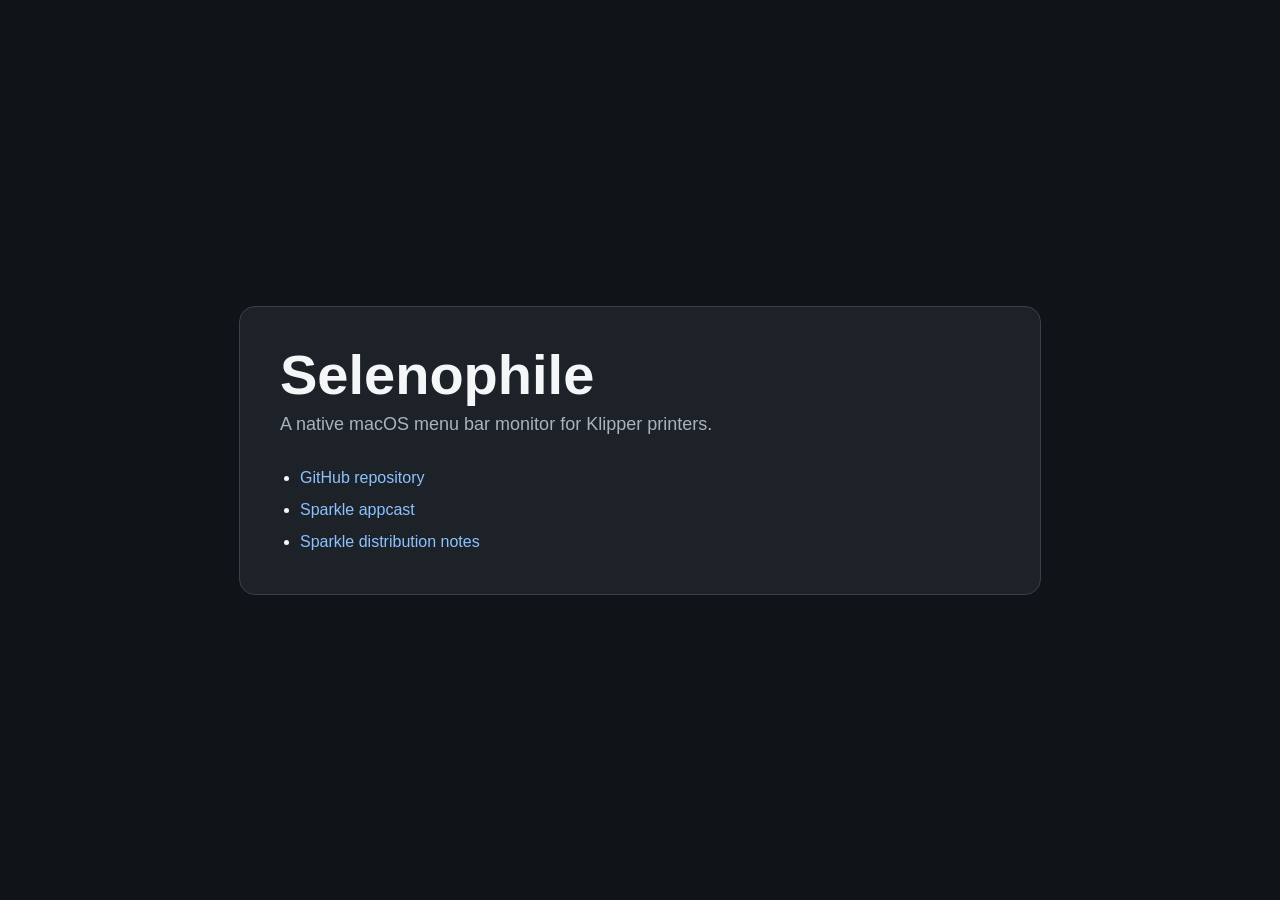
<file: docs/index.html>
<!doctype html>
<html lang="en">
<head>
  <meta charset="utf-8">
  <meta name="viewport" content="width=device-width, initial-scale=1">
  <title>Selenophile</title>
  <style>
    :root {
      color-scheme: dark;
      --background: #101318;
      --surface: #1d2229;
      --text: #f4f6f8;
      --muted: #aab2bd;
      --accent: #8bc2ff;
      --border: #3a414a;
    }

    body {
      margin: 0;
      min-height: 100vh;
      display: grid;
      place-items: center;
      background: var(--background);
      color: var(--text);
      font-family: -apple-system, BlinkMacSystemFont, "Segoe UI", sans-serif;
      line-height: 1.5;
    }

    main {
      width: min(720px, calc(100% - 48px));
      padding: 40px;
      border: 1px solid var(--border);
      border-radius: 16px;
      background: var(--surface);
    }

    h1 {
      margin: 0 0 8px;
      font-size: clamp(36px, 6vw, 56px);
      line-height: 1;
    }

    p {
      margin: 0 0 20px;
      color: var(--muted);
      font-size: 18px;
    }

    a {
      color: var(--accent);
      text-decoration: none;
    }

    a:hover {
      text-decoration: underline;
    }

    ul {
      margin: 28px 0 0;
      padding-left: 20px;
    }

    li + li {
      margin-top: 8px;
    }
  </style>
</head>
<body>
  <main>
    <h1>Selenophile</h1>
    <p>A native macOS menu bar monitor for Klipper printers.</p>
    <ul>
      <li><a href="https://github.com/Kare-Udon/Selenophile">GitHub repository</a></li>
      <li><a href="selenophile/appcast.xml">Sparkle appcast</a></li>
      <li><a href="sparkle-github-distribution.html">Sparkle distribution notes</a></li>
    </ul>
  </main>
</body>
</html>
</file>
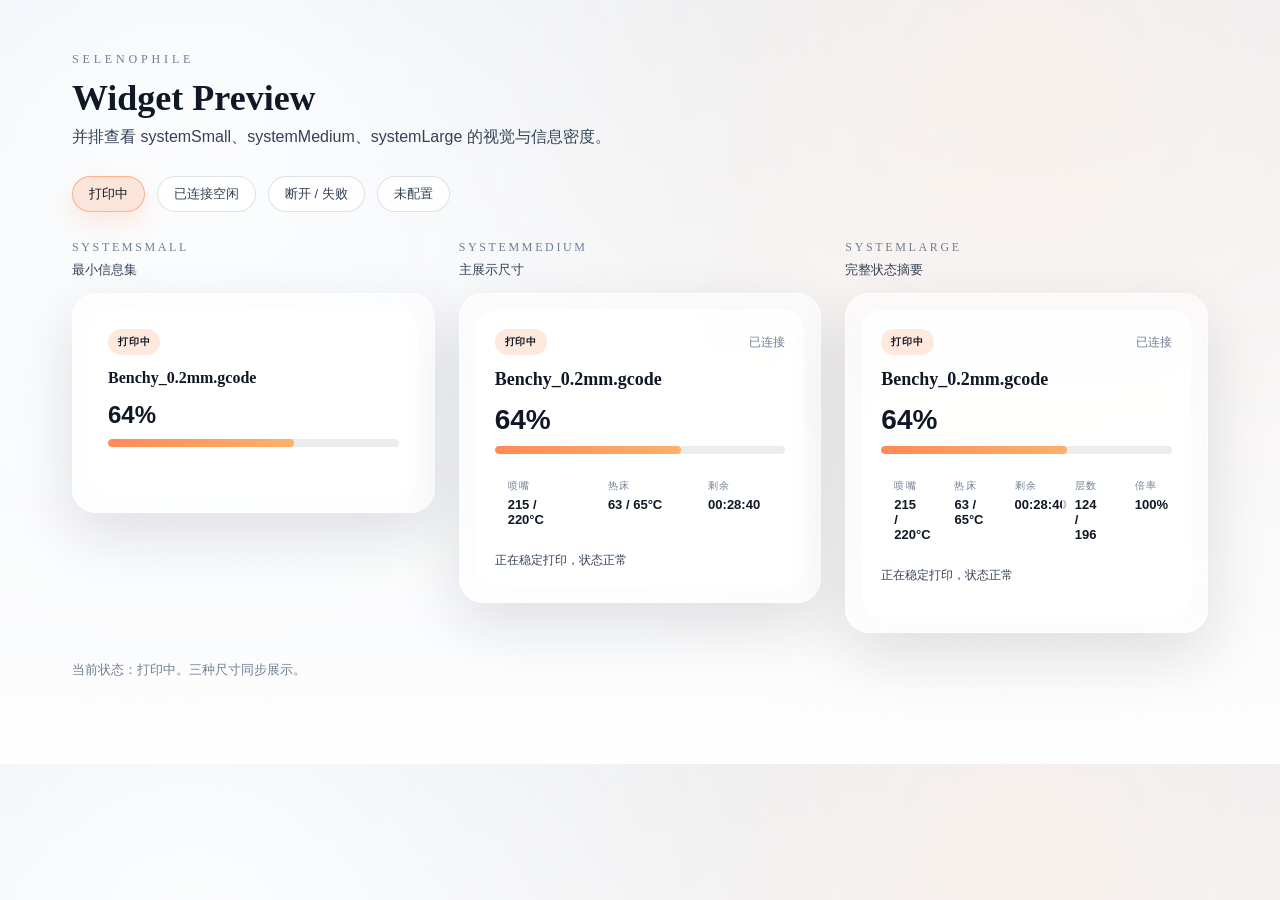
<file: WidgetPreview/index.html>
<!doctype html>
<html lang="zh-CN">
  <head>
    <meta charset="utf-8" />
    <meta name="viewport" content="width=device-width, initial-scale=1" />
    <title>Selenophile Widget Preview</title>
    <link rel="stylesheet" href="./styles.css" />
  </head>
  <body>
    <main class="app-shell">
      <header class="hero">
        <p class="eyebrow">Selenophile</p>
        <h1>Widget Preview</h1>
        <p class="subtitle">并排查看 systemSmall、systemMedium、systemLarge 的视觉与信息密度。</p>
      </header>

      <section class="state-switcher" aria-label="状态切换">
        <button type="button" data-state="printing" class="is-active">打印中</button>
        <button type="button" data-state="idle">已连接空闲</button>
        <button type="button" data-state="error">断开 / 失败</button>
        <button type="button" data-state="unconfigured">未配置</button>
      </section>

      <section class="widget-grid" aria-label="widget 预览">
        <article class="widget-stage" data-size="small"></article>
        <article class="widget-stage" data-size="medium"></article>
        <article class="widget-stage" data-size="large"></article>
      </section>

      <footer class="footer-note">
        <p>默认状态展示打印中；切换按钮会同步更新三种尺寸。</p>
      </footer>
    </main>

    <script type="module" src="./main.js"></script>
  </body>
</html>
</file>
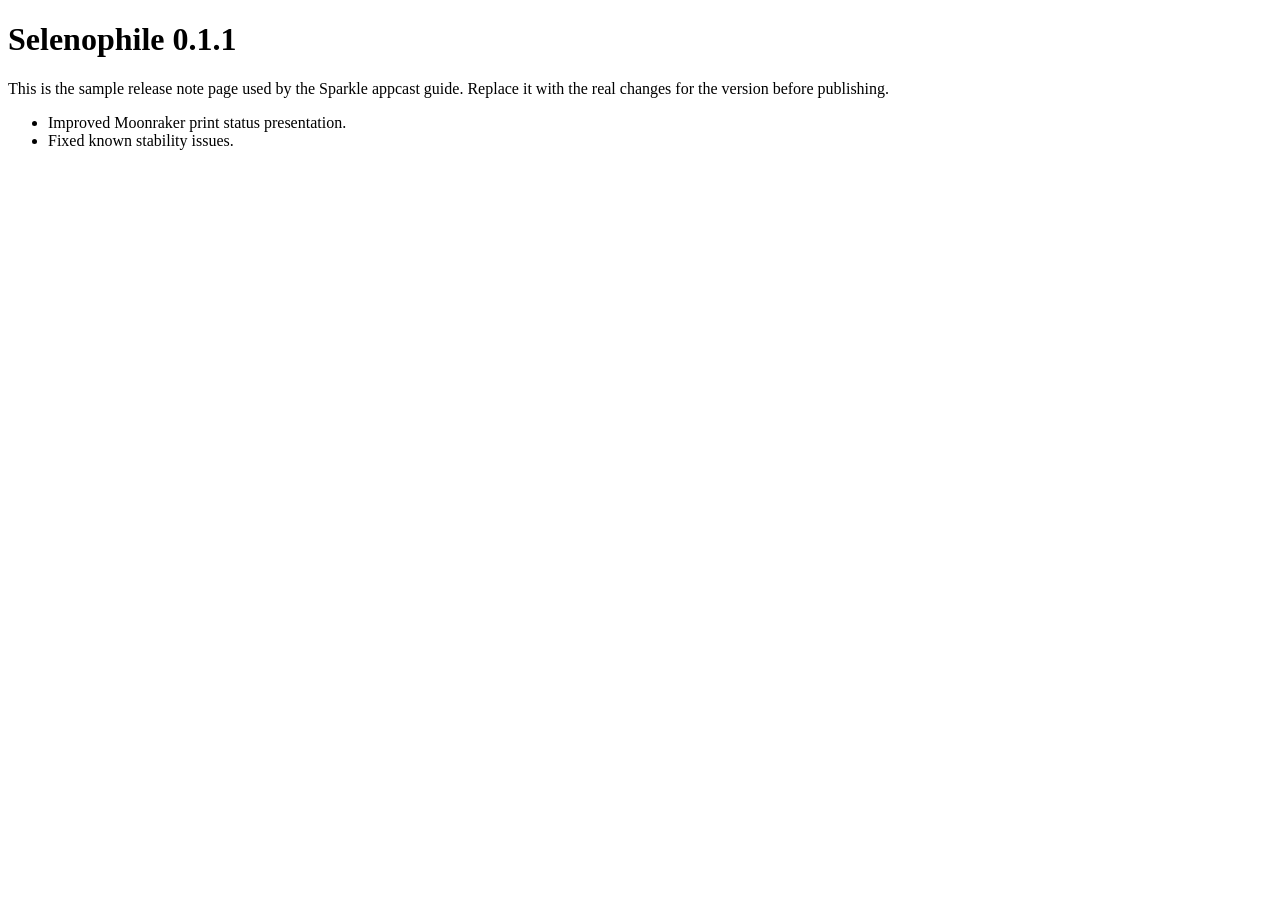
<file: docs/releases/example-release-notes.html>
<!doctype html>
<html lang="en">
<head>
  <meta charset="utf-8">
  <title>Selenophile 0.1.1 Release Notes</title>
</head>
<body>
  <h1>Selenophile 0.1.1</h1>
  <p>This is the sample release note page used by the Sparkle appcast guide. Replace it with the real changes for the version before publishing.</p>
  <ul>
    <li>Improved Moonraker print status presentation.</li>
    <li>Fixed known stability issues.</li>
  </ul>
</body>
</html>
</file>
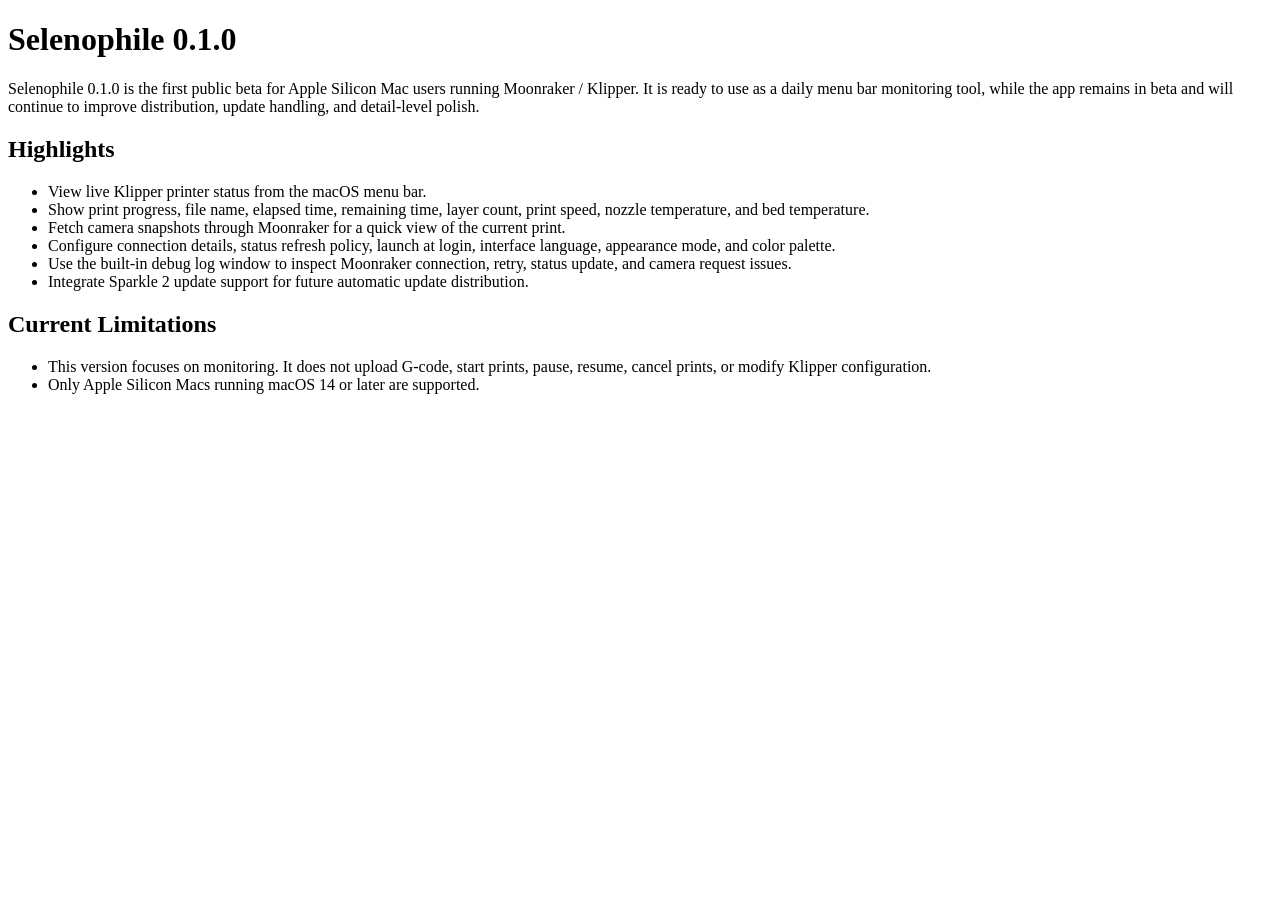
<file: docs/selenophile/releases/Selenophile-0.1.0.html>
<!doctype html>
<html lang="en">
<head>
  <meta charset="utf-8">
  <title>Selenophile 0.1.0 Release Notes</title>
</head>
<body>
  <h1>Selenophile 0.1.0</h1>
  <p>Selenophile 0.1.0 is the first public beta for Apple Silicon Mac users running Moonraker / Klipper. It is ready to use as a daily menu bar monitoring tool, while the app remains in beta and will continue to improve distribution, update handling, and detail-level polish.</p>
  <h2>Highlights</h2>
  <ul>
    <li>View live Klipper printer status from the macOS menu bar.</li>
    <li>Show print progress, file name, elapsed time, remaining time, layer count, print speed, nozzle temperature, and bed temperature.</li>
    <li>Fetch camera snapshots through Moonraker for a quick view of the current print.</li>
    <li>Configure connection details, status refresh policy, launch at login, interface language, appearance mode, and color palette.</li>
    <li>Use the built-in debug log window to inspect Moonraker connection, retry, status update, and camera request issues.</li>
    <li>Integrate Sparkle 2 update support for future automatic update distribution.</li>
  </ul>
  <h2>Current Limitations</h2>
  <ul>
    <li>This version focuses on monitoring. It does not upload G-code, start prints, pause, resume, cancel prints, or modify Klipper configuration.</li>
    <li>Only Apple Silicon Macs running macOS 14 or later are supported.</li>
  </ul>
</body>
</html>
</file>
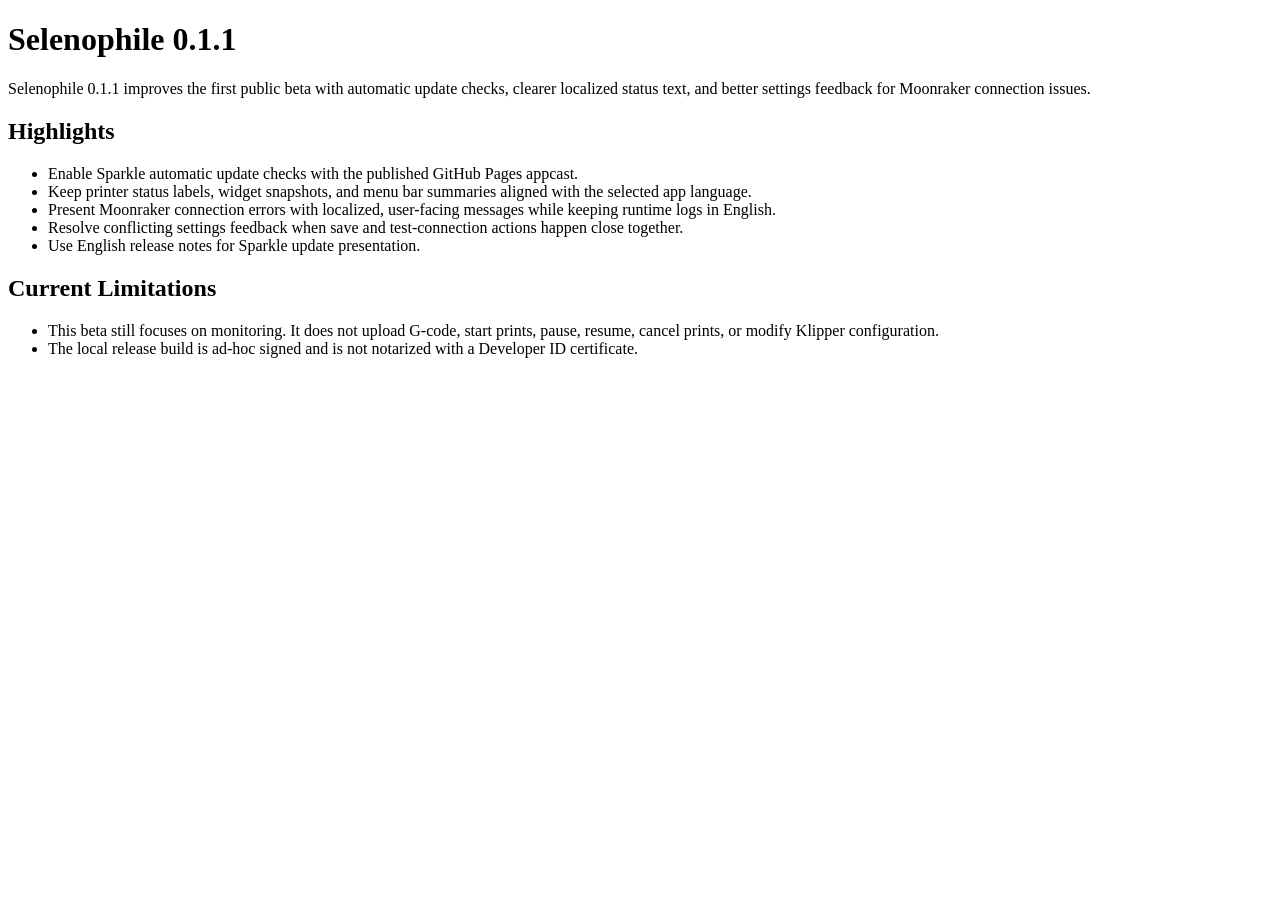
<file: docs/selenophile/releases/Selenophile-0.1.1.html>
<!doctype html>
<html lang="en">
<head>
  <meta charset="utf-8">
  <title>Selenophile 0.1.1 Release Notes</title>
</head>
<body>
  <h1>Selenophile 0.1.1</h1>
  <p>Selenophile 0.1.1 improves the first public beta with automatic update checks, clearer localized status text, and better settings feedback for Moonraker connection issues.</p>
  <h2>Highlights</h2>
  <ul>
    <li>Enable Sparkle automatic update checks with the published GitHub Pages appcast.</li>
    <li>Keep printer status labels, widget snapshots, and menu bar summaries aligned with the selected app language.</li>
    <li>Present Moonraker connection errors with localized, user-facing messages while keeping runtime logs in English.</li>
    <li>Resolve conflicting settings feedback when save and test-connection actions happen close together.</li>
    <li>Use English release notes for Sparkle update presentation.</li>
  </ul>
  <h2>Current Limitations</h2>
  <ul>
    <li>This beta still focuses on monitoring. It does not upload G-code, start prints, pause, resume, cancel prints, or modify Klipper configuration.</li>
    <li>The local release build is ad-hoc signed and is not notarized with a Developer ID certificate.</li>
  </ul>
</body>
</html>
</file>
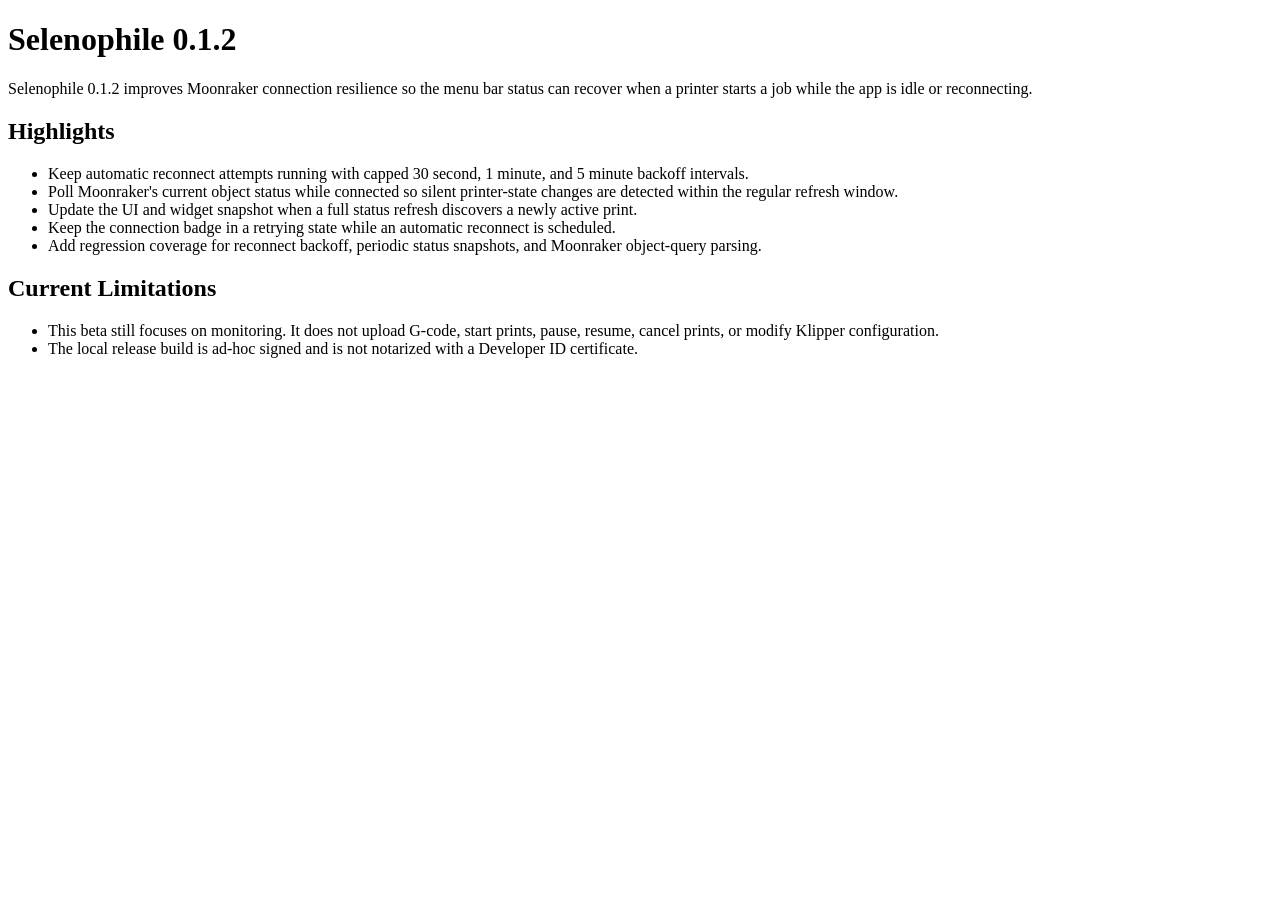
<file: docs/selenophile/releases/Selenophile-0.1.2.html>
<!doctype html>
<html lang="en">
<head>
  <meta charset="utf-8">
  <title>Selenophile 0.1.2 Release Notes</title>
</head>
<body>
  <h1>Selenophile 0.1.2</h1>
  <p>Selenophile 0.1.2 improves Moonraker connection resilience so the menu bar status can recover when a printer starts a job while the app is idle or reconnecting.</p>
  <h2>Highlights</h2>
  <ul>
    <li>Keep automatic reconnect attempts running with capped 30 second, 1 minute, and 5 minute backoff intervals.</li>
    <li>Poll Moonraker's current object status while connected so silent printer-state changes are detected within the regular refresh window.</li>
    <li>Update the UI and widget snapshot when a full status refresh discovers a newly active print.</li>
    <li>Keep the connection badge in a retrying state while an automatic reconnect is scheduled.</li>
    <li>Add regression coverage for reconnect backoff, periodic status snapshots, and Moonraker object-query parsing.</li>
  </ul>
  <h2>Current Limitations</h2>
  <ul>
    <li>This beta still focuses on monitoring. It does not upload G-code, start prints, pause, resume, cancel prints, or modify Klipper configuration.</li>
    <li>The local release build is ad-hoc signed and is not notarized with a Developer ID certificate.</li>
  </ul>
</body>
</html>
</file>
<file: WidgetPreview/styles.css>
*,
*::before,
*::after {
  box-sizing: border-box;
}

:root {
  color-scheme: light;
  --bg-1: #e9eff6;
  --bg-2: #f7f9fc;
  --bg-3: #fefefe;
  --card: rgba(255, 255, 255, 0.82);
  --card-border: rgba(255, 255, 255, 0.7);
  --text-strong: #101826;
  --text: #344255;
  --text-muted: #6f7f93;
  --accent: #ff8a55;
  --accent-weak: rgba(255, 138, 85, 0.2);
  --danger: #d95d55;
  --neutral: #7e8797;
  --shadow: 0 22px 60px rgba(16, 24, 38, 0.12);
  --radius: 20px;
  --font-display: "Iowan Old Style", "Palatino", "Times New Roman", serif;
  --font-text: "Avenir Next", "Helvetica Neue", "Segoe UI", sans-serif;
}

body {
  margin: 0;
  font-family: var(--font-text);
  color: var(--text-strong);
  background:
    radial-gradient(circle at 15% 20%, rgba(255, 255, 255, 0.85), transparent 45%),
    radial-gradient(circle at 80% 10%, rgba(255, 240, 228, 0.6), transparent 55%),
    linear-gradient(180deg, var(--bg-1) 0%, var(--bg-2) 55%, var(--bg-3) 100%);
}

.app-shell {
  max-width: 1200px;
  margin: 0 auto;
  padding: 52px 32px 72px;
}

.hero {
  margin-bottom: 28px;
}

.eyebrow {
  font-size: 12px;
  letter-spacing: 0.32em;
  text-transform: uppercase;
  margin: 0 0 10px;
  color: var(--text-muted);
  font-family: var(--font-display);
}

.hero h1 {
  margin: 0 0 8px;
  font-size: 36px;
  font-weight: 600;
  font-family: var(--font-display);
}

.subtitle {
  margin: 0;
  font-size: 16px;
  color: var(--text);
  max-width: 640px;
}

.state-switcher {
  display: flex;
  gap: 12px;
  flex-wrap: wrap;
  margin-bottom: 28px;
}

.state-switcher button {
  border: 1px solid rgba(16, 24, 38, 0.12);
  border-radius: 999px;
  padding: 8px 16px;
  background: rgba(255, 255, 255, 0.78);
  font-size: 13px;
  color: var(--text);
  cursor: pointer;
  transition: transform 160ms ease, box-shadow 160ms ease, border-color 160ms ease;
}

.state-switcher button:focus-visible {
  outline: 2px solid rgba(16, 24, 38, 0.5);
  outline-offset: 2px;
  box-shadow: 0 0 0 4px rgba(255, 255, 255, 0.9);
}

.state-switcher button.is-active {
  background: var(--accent-weak);
  border-color: rgba(255, 138, 85, 0.6);
  color: var(--text-strong);
  box-shadow: 0 10px 24px rgba(255, 138, 85, 0.18);
}

.widget-grid {
  display: grid;
  grid-template-columns: repeat(3, minmax(0, 1fr));
  gap: 24px;
}

.widget-stage {
  display: flex;
  flex-direction: column;
  gap: 14px;
}

.stage-label {
  font-size: 12px;
  letter-spacing: 0.22em;
  text-transform: uppercase;
  color: var(--text-muted);
  font-family: var(--font-display);
}

.stage-meta {
  display: flex;
  flex-direction: column;
  gap: 6px;
}

.stage-summary {
  font-size: 13px;
  color: var(--text);
}

.widget-frame {
  border-radius: calc(var(--radius) + 4px);
  background: rgba(255, 255, 255, 0.5);
  padding: 16px;
  box-shadow: var(--shadow);
  border: 1px solid rgba(255, 255, 255, 0.6);
  backdrop-filter: blur(20px);
  min-height: 220px;
  display: flex;
  transition: transform 200ms ease, box-shadow 200ms ease;
}

.widget-card {
  background: var(--card);
  border-radius: var(--radius);
  border: 1px solid var(--card-border);
  padding: 18px 18px 16px;
  display: flex;
  flex-direction: column;
  gap: 14px;
  width: 100%;
  transition: border-color 200ms ease, box-shadow 200ms ease;
}

.widget-header {
  display: flex;
  align-items: center;
  justify-content: space-between;
  font-size: 12px;
  color: var(--text-muted);
}

.status-pill {
  padding: 6px 10px;
  border-radius: 999px;
  background: rgba(16, 24, 38, 0.08);
  color: var(--text-strong);
  font-weight: 600;
  letter-spacing: 0.08em;
  text-transform: uppercase;
  font-size: 10px;
}

.connection-label {
  font-size: 12px;
  color: var(--text-muted);
}

.widget-title {
  font-size: 18px;
  font-weight: 600;
  color: var(--text-strong);
  font-family: var(--font-display);
}

.progress-block {
  display: flex;
  flex-direction: column;
  gap: 10px;
}

.progress-value {
  font-size: 28px;
  font-weight: 700;
  color: var(--text-strong);
}

.progress-track {
  width: 100%;
  height: 8px;
  background: rgba(16, 24, 38, 0.08);
  border-radius: 999px;
  overflow: hidden;
}

.progress-fill {
  height: 100%;
  background: linear-gradient(90deg, #ff8a55, #ffb06b);
  border-radius: 999px;
}

.metrics {
  display: grid;
  grid-template-columns: repeat(3, minmax(0, 1fr));
  gap: 10px;
}

.metrics.is-hidden {
  display: none;
}

.metric {
  display: flex;
  flex-direction: column;
  gap: 4px;
  padding: 10px 12px;
  background: rgba(255, 255, 255, 0.7);
  border-radius: 14px;
  border: 1px solid rgba(255, 255, 255, 0.7);
}

.metric-label {
  font-size: 10px;
  letter-spacing: 0.14em;
  text-transform: uppercase;
  color: var(--text-muted);
}

.metric-value {
  font-size: 13px;
  font-weight: 600;
  color: var(--text-strong);
}

.widget-summary {
  font-size: 12px;
  color: var(--text);
}

.widget-frame.size-small {
  min-height: 220px;
}

.widget-frame.size-medium {
  min-height: 300px;
}

.widget-frame.size-large {
  min-height: 340px;
}

.widget-frame.size-large .metrics {
  grid-template-columns: repeat(5, minmax(0, 1fr));
}

.widget-frame.size-small .widget-title {
  font-size: 16px;
}

.widget-frame.size-small .progress-value {
  font-size: 24px;
}

.widget-frame.size-small .widget-summary {
  display: none;
}

.widget-frame.size-small .connection-label {
  display: none;
}

.tone-accent .status-pill {
  background: var(--accent-weak);
}

.tone-danger .status-pill {
  background: rgba(217, 93, 85, 0.18);
  color: var(--danger);
}

.tone-muted .status-pill {
  background: rgba(16, 24, 38, 0.04);
  color: var(--text-muted);
}

.tone-neutral .status-pill {
  background: rgba(126, 135, 151, 0.14);
  color: var(--neutral);
}

.tone-danger .progress-fill {
  background: linear-gradient(90deg, #d95d55, #f08c7a);
}

.tone-muted .progress-fill {
  background: linear-gradient(90deg, rgba(16, 24, 38, 0.2), rgba(16, 24, 38, 0.35));
}

.tone-neutral .progress-fill {
  background: linear-gradient(90deg, rgba(126, 135, 151, 0.35), rgba(126, 135, 151, 0.6));
}

.widget-frame {
  transition: transform 200ms ease, box-shadow 200ms ease;
}

.widget-frame:hover {
  transform: translateY(-4px);
  box-shadow: 0 24px 70px rgba(16, 24, 38, 0.16);
}

.footer-note {
  margin-top: 28px;
  font-size: 13px;
  color: var(--text-muted);
}

@media (max-width: 960px) {
  .app-shell {
    padding: 44px 24px 60px;
  }

  .widget-grid {
    grid-template-columns: 1fr;
    gap: 20px;
  }

  .widget-frame.size-large .metrics {
    grid-template-columns: repeat(3, minmax(0, 1fr));
  }
}

@media (max-width: 640px) {
  .app-shell {
    padding: 36px 18px 48px;
  }

  .hero h1 {
    font-size: 30px;
  }

  .subtitle {
    font-size: 14px;
  }

  .state-switcher {
    gap: 10px;
  }

  .state-switcher button {
    padding: 7px 12px;
    font-size: 12px;
  }

  .widget-frame {
    padding: 12px;
  }

  .widget-card {
    padding: 16px 16px 14px;
    gap: 12px;
  }

  .progress-value {
    font-size: 24px;
  }

  .metrics {
    grid-template-columns: repeat(2, minmax(0, 1fr));
    gap: 8px;
  }

  .widget-frame.size-large .metrics {
    grid-template-columns: repeat(2, minmax(0, 1fr));
  }

  .widget-summary {
    font-size: 11px;
  }
}
</file>
